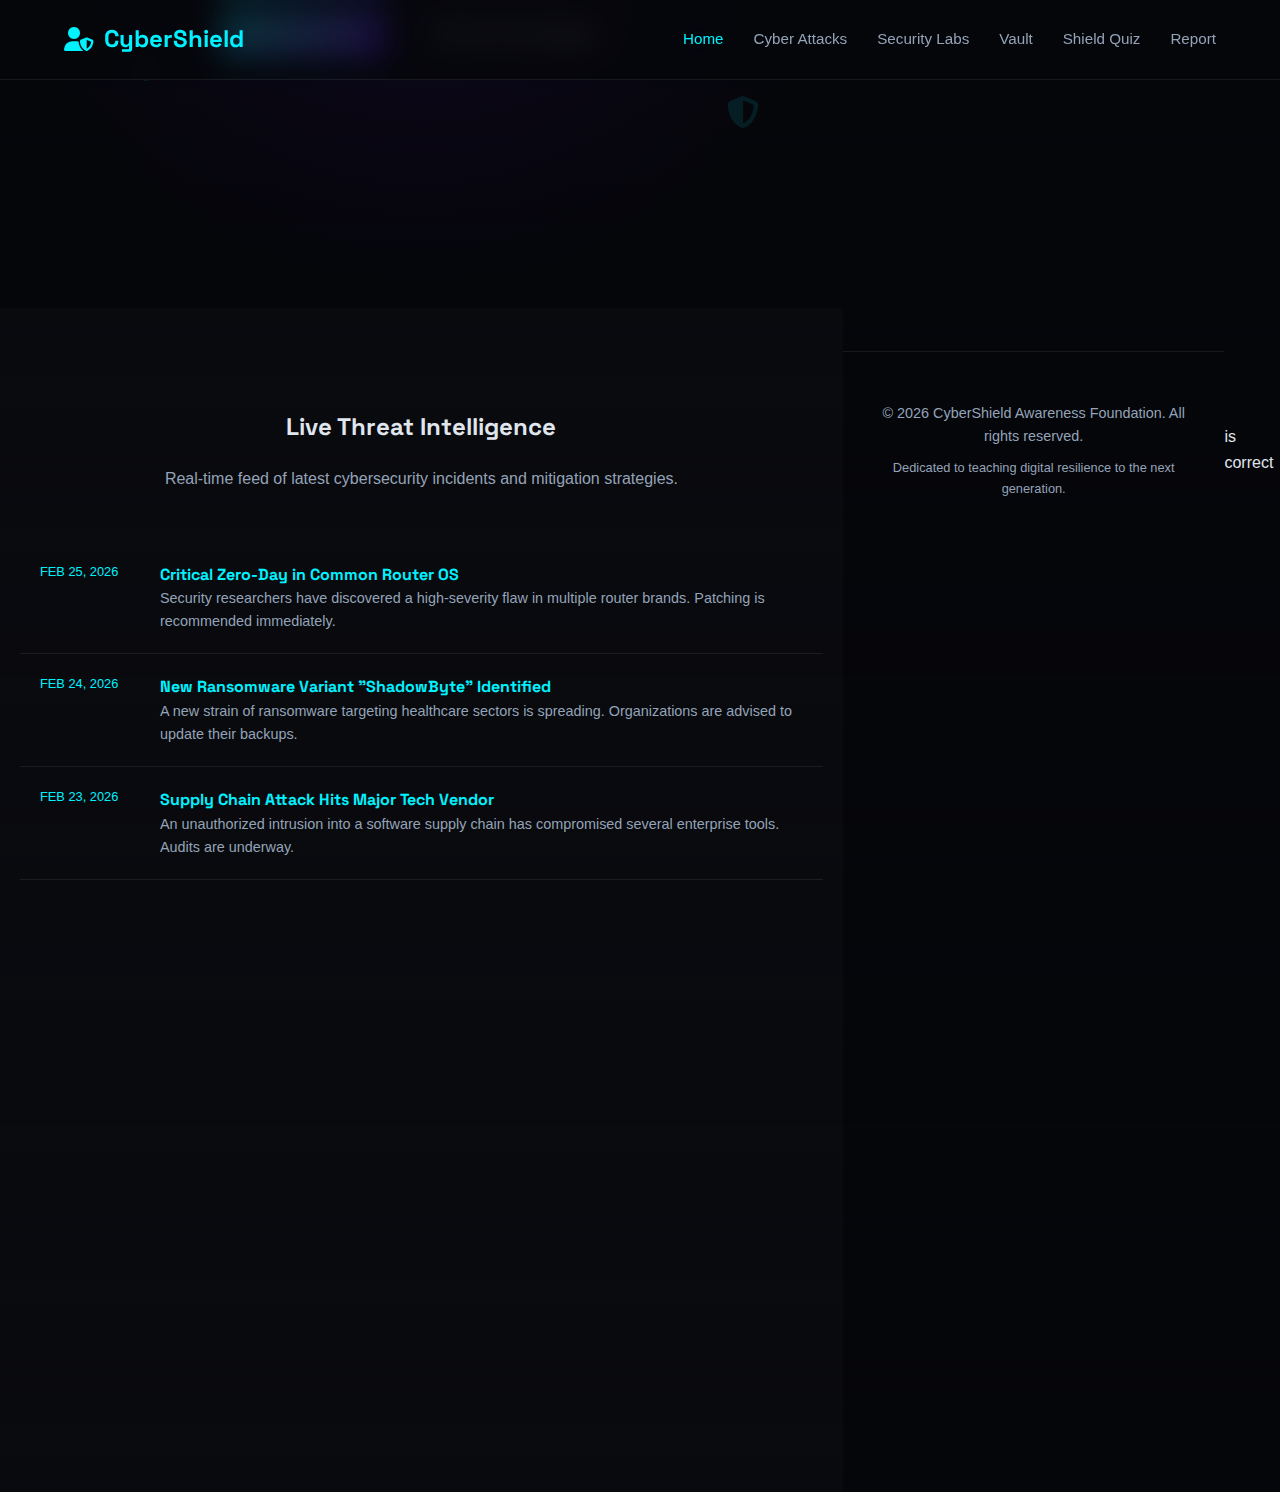
<file: index.html>
<!DOCTYPE html>
<html lang="en">

<head>
    <meta charset="UTF-8">
    <meta name="viewport" content="width=device-width, initial-scale=1.0">
    <title>CyberShield | Your Digital Fortress</title>
    <link rel="stylesheet" href="styles.css">
    <link rel="stylesheet" href="https://cdnjs.cloudflare.com/ajax/libs/font-awesome/6.4.0/css/all.min.css">
    <style>
        .hero {
            height: 100vh;
            display: flex;
            align-items: center;
            justify-content: center;
            text-align: center;
            background: radial-gradient(circle at 50% 50%, rgba(112, 0, 255, 0.1) 0%, transparent 70%);
            position: relative;
        }

        .hero h1 {
            font-size: 4.5rem;
            background: linear-gradient(135deg, #fff 0%, #00f2ff 100%);
            -webkit-background-clip: text;
            background-clip: text;
            -webkit-text-fill-color: transparent;
            margin-bottom: 20px;
            letter-spacing: -2px;
        }

        .hero p {
            font-size: 1.2rem;
            color: var(--text-dim);
            max-width: 700px;
            margin: 0 auto 40px;
        }

        .hero-graphics {
            position: absolute;
            width: 100%;
            height: 100%;
            pointer-events: none;
            z-index: -1;
        }

        .floating-icon {
            position: absolute;
            color: var(--accent-primary);
            opacity: 0.1;
            font-size: 2rem;
            animation: float 5s infinite ease-in-out;
        }

        .news-grid {
            display: grid;
            grid-template-columns: repeat(auto-fit, minmax(300px, 1fr));
            gap: 30px;
            margin-top: 50px;
        }

        .news-card {
            border-left: 4px solid var(--accent-primary);
        }

        .news-tag {
            font-size: 0.8rem;
            color: var(--accent-primary);
            text-transform: uppercase;
            font-weight: 600;
            margin-bottom: 10px;
            display: block;
        }
    </style>
</head>

<body>
    <nav>
        <a href="index.html" class="logo">
            <i class="fas fa-user-shield"></i>
            <span>CyberShield</span>
        </a>
        <div class="nav-links">
            <a href="index.html">Home</a>
            <a href="attacks.html">Cyber Attacks</a>
            <a href="labs.html">Security Labs</a>
            <a href="password.html">Vault</a>
            <a href="quiz.html">Shield Quiz</a>
            <a href="contact.html">Report</a>
        </div>
    </nav>

    <main>
        <section class="hero">
            <div class="container">
                <h1 class="reveal">Defend Your Digital World.</h1>
                <p class="reveal" style="transition-delay: 0.2s">CyberShield provides deep insights into modern cyber
                    threats, offering the tools and knowledge you need to stay safe in an increasingly connected world.
                </p>
                <div class="reveal" style="transition-delay: 0.4s">
                    <a href="attacks.html" class="btn btn-primary">Start Learning</a>
                    <a href="quiz.html" class="btn"
                        style="color: var(--text-main); border: 1px solid var(--border); margin-left: 15px;">Test Your
                        Knowledge</a>
                </div>
            </div>

            <div class="hero-graphics">
                <i class="fas fa-lock floating-icon" style="top: 20%; left: 10%; animation-delay: 0s;"></i>
                <i class="fas fa-bug floating-icon" style="top: 15%; right: 15%; animation-delay: 1s;"></i>
                <i class="fas fa-wifi floating-icon" style="bottom: 25%; left: 15%; animation-delay: 2s;"></i>
                <i class="fas fa-shield-alt floating-icon" style="bottom: 20%; right: 10%; animation-delay: 3s;"></i>
            </div>
        </section>

        <section class="section-padding" style="background: rgba(255,255,255,0.02)">
            <div class="container">
                <div class="reveal" style="text-align: center; margin-bottom: 50px;">
                    <h2>Live Threat Intelligence</h2>
                    <p style="color: var(--text-dim); max-width: 800px; margin: 20px auto;">Real-time feed of latest
                        cybersecurity incidents and mitigation strategies.</p>
                </div>

                <div class="news-feed" id="live-news">
                    <div class="news-item reveal">
                        <div class="news-date">FEB 25, 2026</div>
                        <div class="news-info">
                            <h4 style="color: var(--accent-primary)">Critical Zero-Day in Common Router OS</h4>
                            <p style="color: var(--text-dim); font-size: 0.9rem;">Security researchers have discovered a
                                high-severity flaw in multiple router brands. Patching is recommended immediately.</p>
                        </div>
                    </div>
                </div>

                <div class="news-grid" style="margin-top: 80px;">
                    <div class="glass-card news-card reveal">
                        <span class="news-tag">Threat Alert</span>
                        <h3>Phishing Evolution</h3>
                        <p style="margin-top: 15px; color: var(--text-dim);">AI-driven phishing campaigns are now
                            indistinguishable from legitimate communications. Learn how to spot them.</p>
                    </div>
                    <div class="glass-card news-card reveal" style="transition-delay: 0.1s">
                        <span class="news-tag">Data Breach</span>
                        <h3>Massive Credential Leak</h3>
                        <p style="margin-top: 15px; color: var(--text-dim);">Recent breaches have exposed millions of
                            passwords. Use our Vault tool to verify your password strength.</p>
                    </div>
                    <div class="glass-card news-card reveal" style="transition-delay: 0.2s">
                        <span class="news-tag">Secure Tips</span>
                        <h3>Zero-Trust Architecture</h3>
                        <p style="margin-top: 15px; color: var(--text-dim);">Never trust, always verify. Simple habits
                            like 2FA can stop 99% of bulk automated attacks.</p>
                    </div>
                </div>
            </div>
        </section>
    </main>

    <footer>
        <div class="container">
            <p>&copy; 2026 CyberShield Awareness Foundation. All rights reserved.</p>
            <p style="margin-top: 10px; font-size: 0.8rem;">Dedicated to teaching digital resilience to the next
                generation.</p>
        </div>
    </footer>

    <script src="script.js"></script>
</body>

</html> is correct
</file>
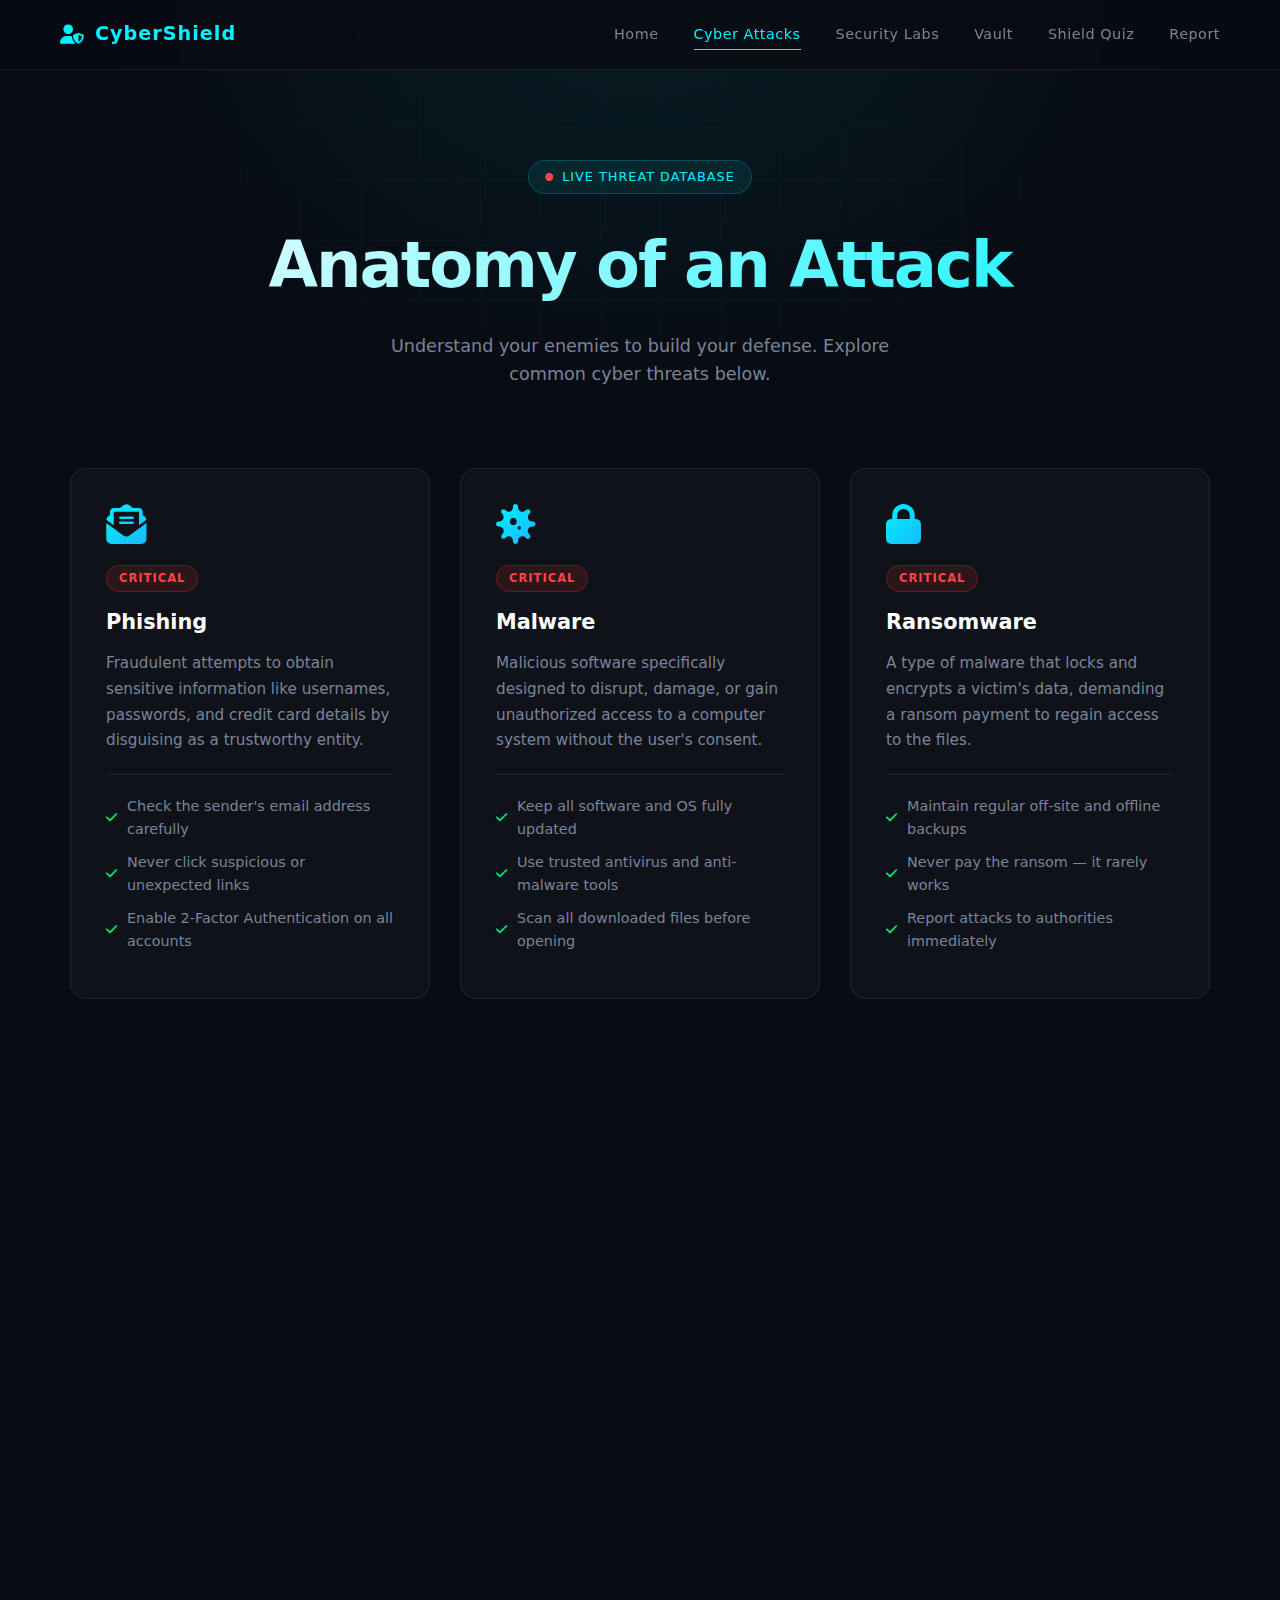
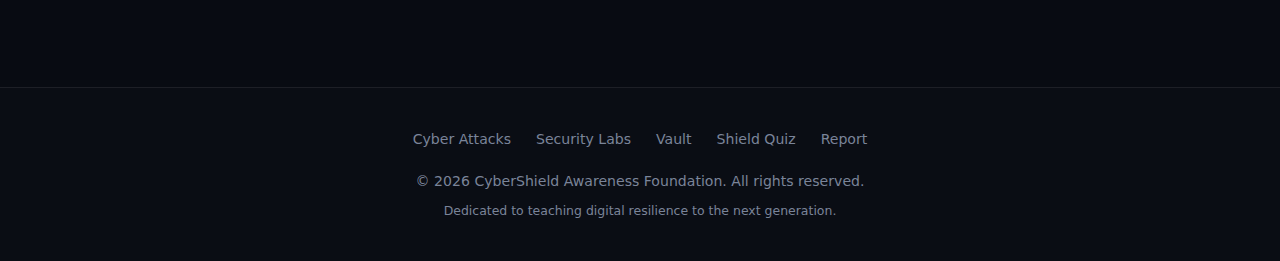
<file: attacks.html>
<!DOCTYPE html>
<html lang="en">
<head>
    <meta charset="UTF-8">
    <meta name="viewport" content="width=device-width, initial-scale=1.0">
    <title>Threat Intel | CyberShield</title>
    <link rel="stylesheet" href="https://cdnjs.cloudflare.com/ajax/libs/font-awesome/6.4.0/css/all.min.css">
    <style>
        :root {
            --accent-primary: #00f2ff;
            --accent-secondary: #7000ff;
            --bg-main: #080b12;
            --bg-card: rgba(255, 255, 255, 0.03);
            --border: rgba(255, 255, 255, 0.08);
            --text-main: #e8eaf0;
            --text-dim: #7a8499;
            --success: #00e676;
        }

        *, *::before, *::after { box-sizing: border-box; margin: 0; padding: 0; }
        html { scroll-behavior: smooth; }

        body {
            background-color: var(--bg-main);
            color: var(--text-main);
            font-family: 'Segoe UI', system-ui, sans-serif;
            line-height: 1.6;
            overflow-x: hidden;
        }

        ::-webkit-scrollbar { width: 6px; }
        ::-webkit-scrollbar-track { background: var(--bg-main); }
        ::-webkit-scrollbar-thumb { background: var(--accent-secondary); border-radius: 3px; }

        /* ── NAV ── */
        nav {
            position: fixed;
            top: 0; left: 0; right: 0;
            z-index: 100;
            display: flex;
            align-items: center;
            justify-content: space-between;
            padding: 0 60px;
            height: 70px;
            background: rgba(8, 11, 18, 0.85);
            backdrop-filter: blur(20px);
            border-bottom: 1px solid var(--border);
            transition: background 0.3s;
        }

        .logo {
            display: flex;
            align-items: center;
            gap: 10px;
            text-decoration: none;
            color: var(--accent-primary);
            font-size: 1.2rem;
            font-weight: 700;
            letter-spacing: 1px;
        }

        .nav-links { display: flex; gap: 35px; }

        .nav-links a {
            color: var(--text-dim);
            text-decoration: none;
            font-size: 0.9rem;
            letter-spacing: 0.5px;
            transition: color 0.2s;
            position: relative;
        }

        .nav-links a::after {
            content: '';
            position: absolute;
            bottom: -4px; left: 0;
            width: 0; height: 1px;
            background: var(--accent-primary);
            transition: width 0.3s;
        }

        .nav-links a:hover,
        .nav-links a.active { color: var(--accent-primary); }
        .nav-links a:hover::after,
        .nav-links a.active::after { width: 100%; }

        .hamburger {
            display: none;
            background: none;
            border: none;
            color: var(--text-main);
            font-size: 1.4rem;
            cursor: pointer;
        }

        /* ── LAYOUT ── */
        .container { max-width: 1200px; margin: 0 auto; padding: 0 30px; }

        /* ── REVEAL ── */
        .reveal {
            opacity: 0;
            transform: translateY(30px);
            transition: opacity 0.7s ease, transform 0.7s ease;
        }
        .reveal.visible { opacity: 1; transform: translateY(0); }

        /* ── PAGE HEADER ── */
        .page-header {
            padding: 160px 0 80px;
            text-align: center;
            background: radial-gradient(ellipse at 50% 0%, rgba(0,242,255,0.08) 0%, transparent 60%);
            position: relative;
            overflow: hidden;
        }

        .page-header::before {
            content: '';
            position: absolute;
            inset: 0;
            background-image:
                linear-gradient(rgba(0,242,255,0.03) 1px, transparent 1px),
                linear-gradient(90deg, rgba(0,242,255,0.03) 1px, transparent 1px);
            background-size: 60px 60px;
            mask-image: radial-gradient(ellipse at center, black 20%, transparent 75%);
            pointer-events: none;
        }

        .page-header h1 {
            font-size: clamp(2.5rem, 5vw, 4rem);
            background: linear-gradient(135deg, #fff 0%, #00f2ff 100%);
            -webkit-background-clip: text;
            background-clip: text;
            -webkit-text-fill-color: transparent;
            letter-spacing: -2px;
            margin-bottom: 15px;
        }

        .page-header p { color: var(--text-dim); font-size: 1.1rem; max-width: 550px; margin: 15px auto 0; }

        .header-badge {
            display: inline-flex;
            align-items: center;
            gap: 8px;
            background: rgba(0,242,255,0.08);
            border: 1px solid rgba(0,242,255,0.2);
            border-radius: 20px;
            padding: 6px 16px;
            font-size: 0.8rem;
            color: var(--accent-primary);
            margin-bottom: 20px;
            letter-spacing: 1px;
            text-transform: uppercase;
        }

        /* ── GLASS CARD ── */
        .glass-card {
            background: var(--bg-card);
            border: 1px solid var(--border);
            border-radius: 16px;
            padding: 35px;
        }



        /* ── THREAT GRID ── */
        .threat-grid {
            display: grid;
            grid-template-columns: repeat(auto-fit, minmax(340px, 1fr));
            gap: 30px;
            margin-bottom: 100px;
        }

        /* ── THREAT CARD ── */
        .threat-card {
            position: relative;
            overflow: hidden;
            transition: transform 0.3s ease, border-color 0.3s ease, box-shadow 0.3s ease;
        }

        .threat-card::before {
            content: '';
            position: absolute;
            top: 0; left: 0; right: 0;
            height: 2px;
            background: linear-gradient(90deg, var(--accent-primary), var(--accent-secondary));
            transform: scaleX(0);
            transform-origin: left;
            transition: transform 0.4s ease;
        }

        .threat-card:hover::before { transform: scaleX(1); }
        .threat-card:hover {
            transform: translateY(-6px);
            border-color: rgba(0,242,255,0.3);
            box-shadow: 0 12px 40px rgba(0,242,255,0.07);
        }

        .threat-icon {
            font-size: 2.5rem;
            margin-bottom: 20px;
            background: linear-gradient(135deg, var(--accent-primary), var(--accent-secondary));
            -webkit-background-clip: text;
            background-clip: text;
            -webkit-text-fill-color: transparent;
            display: block;
        }

        .severity {
            display: inline-block;
            padding: 3px 12px;
            border-radius: 20px;
            font-size: 0.72rem;
            font-weight: 700;
            text-transform: uppercase;
            letter-spacing: 1px;
            margin-bottom: 14px;
        }
        .sev-critical { background: rgba(255,50,50,0.12); color: #ff4444; border: 1px solid rgba(255,50,50,0.25); }
        .sev-high     { background: rgba(255,150,0,0.12); color: #ff9500; border: 1px solid rgba(255,150,0,0.25); }
        .sev-medium   { background: rgba(255,220,0,0.12); color: #ffdc00; border: 1px solid rgba(255,220,0,0.25); }

        .threat-card h3 { font-size: 1.3rem; margin-bottom: 12px; color: #fff; }
        .threat-card > p { color: var(--text-dim); font-size: 0.95rem; line-height: 1.7; }

        /* ── PREVENTION LIST ── */
        .prevention-list {
            list-style: none;
            margin-top: 20px;
            padding-top: 20px;
            border-top: 1px solid var(--border);
        }

        .prevention-list li {
            margin-bottom: 10px;
            font-size: 0.9rem;
            display: flex;
            align-items: center;
            gap: 10px;
            color: var(--text-dim);
            transition: color 0.2s;
        }

        .prevention-list li:hover { color: var(--text-main); }
        .prevention-list li i { color: var(--success); font-size: 0.8rem; flex-shrink: 0; }

        /* ── FOOTER ── */
        footer {
            background: rgba(255,255,255,0.01);
            border-top: 1px solid var(--border);
            padding: 40px 0;
            text-align: center;
        }

        footer p { color: var(--text-dim); font-size: 0.88rem; }

        .footer-links {
            display: flex;
            gap: 25px;
            justify-content: center;
            margin-bottom: 20px;
            flex-wrap: wrap;
        }

        .footer-links a {
            color: var(--text-dim);
            text-decoration: none;
            font-size: 0.88rem;
            transition: color 0.2s;
        }

        .footer-links a:hover { color: var(--accent-primary); }

        /* ── MOBILE ── */
        @media (max-width: 768px) {
            nav { padding: 0 20px; }
            .hamburger { display: block; }
            .nav-links {
                display: none;
                position: absolute;
                top: 70px; left: 0; right: 0;
                flex-direction: column;
                background: rgba(8,11,18,0.98);
                border-bottom: 1px solid var(--border);
                padding: 20px;
                gap: 18px;
            }
            .nav-links.open { display: flex; }
            .threat-grid { grid-template-columns: 1fr; }
        }
    </style>
</head>
<body>

    <nav id="navbar">
        <a href="index.html" class="logo">
            <i class="fas fa-user-shield"></i>
            <span>CyberShield</span>
        </a>
        <div class="nav-links" id="navLinks">
            <a href="index.html">Home</a>
            <a href="attacks.html" class="active">Cyber Attacks</a>
            <a href="labs.html">Security Labs</a>
            <a href="password.html">Vault</a>
            <a href="quiz.html">Shield Quiz</a>
            <a href="contact.html">Report</a>
        </div>
        <button class="hamburger" id="hamburger" aria-label="Toggle menu">
            <i class="fas fa-bars"></i>
        </button>
    </nav>

    <header class="page-header">
        <div class="container reveal">
            <div class="header-badge">
                <i class="fas fa-circle" style="color:#ff4444; font-size:0.5rem;"></i> Live Threat Database
            </div>
            <h1>Anatomy of an Attack</h1>
            <p>Understand your enemies to build your defense. Explore common cyber threats below.</p>
        </div>
    </header>

    <main class="container">



        <div class="threat-grid">

            <div class="glass-card threat-card reveal">
                <i class="fas fa-envelope-open-text threat-icon"></i>
                <span class="severity sev-critical">Critical</span>
                <h3>Phishing</h3>
                <p>Fraudulent attempts to obtain sensitive information like usernames, passwords, and credit card details by disguising as a trustworthy entity.</p>
                <ul class="prevention-list">
                    <li><i class="fas fa-check"></i> Check the sender's email address carefully</li>
                    <li><i class="fas fa-check"></i> Never click suspicious or unexpected links</li>
                    <li><i class="fas fa-check"></i> Enable 2-Factor Authentication on all accounts</li>
                </ul>
            </div>

            <div class="glass-card threat-card reveal" style="transition-delay:0.1s">
                <i class="fas fa-virus threat-icon"></i>
                <span class="severity sev-critical">Critical</span>
                <h3>Malware</h3>
                <p>Malicious software specifically designed to disrupt, damage, or gain unauthorized access to a computer system without the user's consent.</p>
                <ul class="prevention-list">
                    <li><i class="fas fa-check"></i> Keep all software and OS fully updated</li>
                    <li><i class="fas fa-check"></i> Use trusted antivirus and anti-malware tools</li>
                    <li><i class="fas fa-check"></i> Scan all downloaded files before opening</li>
                </ul>
            </div>

            <div class="glass-card threat-card reveal" style="transition-delay:0.2s">
                <i class="fas fa-lock threat-icon"></i>
                <span class="severity sev-critical">Critical</span>
                <h3>Ransomware</h3>
                <p>A type of malware that locks and encrypts a victim's data, demanding a ransom payment to regain access to the files.</p>
                <ul class="prevention-list">
                    <li><i class="fas fa-check"></i> Maintain regular off-site and offline backups</li>
                    <li><i class="fas fa-check"></i> Never pay the ransom — it rarely works</li>
                    <li><i class="fas fa-check"></i> Report attacks to authorities immediately</li>
                </ul>
            </div>

            <div class="glass-card threat-card reveal">
                <i class="fas fa-database threat-icon"></i>
                <span class="severity sev-high">High</span>
                <h3>SQL Injection</h3>
                <p>A code injection technique where malicious SQL statements are inserted into entry fields for execution to manipulate back-end databases.</p>
                <ul class="prevention-list">
                    <li><i class="fas fa-check"></i> Use prepared statements and parameterized queries</li>
                    <li><i class="fas fa-check"></i> Validate and sanitize all user inputs</li>
                    <li><i class="fas fa-check"></i> Apply the principle of least privilege to DBs</li>
                </ul>
            </div>

            <div class="glass-card threat-card reveal" style="transition-delay:0.1s">
                <i class="fas fa-network-wired threat-icon"></i>
                <span class="severity sev-high">High</span>
                <h3>Man-in-the-Middle</h3>
                <p>An attacker secretly relays and possibly alters the communication between two parties who believe they are directly communicating with each other.</p>
                <ul class="prevention-list">
                    <li><i class="fas fa-check"></i> Only use encrypted HTTPS connections</li>
                    <li><i class="fas fa-check"></i> Avoid public or unsecured Wi-Fi networks</li>
                    <li><i class="fas fa-check"></i> Use a reputable VPN when on public networks</li>
                </ul>
            </div>

            <div class="glass-card threat-card reveal" style="transition-delay:0.2s">
                <i class="fas fa-server threat-icon"></i>
                <span class="severity sev-medium">Medium</span>
                <h3>DDoS Attack</h3>
                <p>Distributed Denial of Service attacks flood a target server with massive traffic from thousands of compromised devices, making it unavailable to real users.</p>
                <ul class="prevention-list">
                    <li><i class="fas fa-check"></i> Use a CDN or DDoS mitigation service</li>
                    <li><i class="fas fa-check"></i> Implement rate limiting on your servers</li>
                    <li><i class="fas fa-check"></i> Monitor traffic patterns for anomalies</li>
                </ul>
            </div>

        </div>
    </main>

    <footer>
        <div class="container">
            <div class="footer-links">
                <a href="attacks.html">Cyber Attacks</a>
                <a href="labs.html">Security Labs</a>
                <a href="password.html">Vault</a>
                <a href="quiz.html">Shield Quiz</a>
                <a href="contact.html">Report</a>
            </div>
            <p>&copy; 2026 CyberShield Awareness Foundation. All rights reserved.</p>
            <p style="margin-top:8px; font-size:0.78rem;">Dedicated to teaching digital resilience to the next generation.</p>
        </div>
    </footer>

    <script>
        // ── HAMBURGER ──
        const hamburger = document.getElementById('hamburger');
        const navLinks = document.getElementById('navLinks');
        hamburger.addEventListener('click', () => {
            navLinks.classList.toggle('open');
            hamburger.querySelector('i').classList.toggle('fa-bars');
            hamburger.querySelector('i').classList.toggle('fa-times');
        });

        // ── NAV SCROLL ──
        window.addEventListener('scroll', () => {
            document.getElementById('navbar').style.background = window.scrollY > 50
                ? 'rgba(8,11,18,0.98)'
                : 'rgba(8,11,18,0.85)';
        });

        // ── REVEAL ON SCROLL ──
        const revealElements = document.querySelectorAll('.reveal');
        const observer = new IntersectionObserver((entries) => {
            entries.forEach(entry => {
                if (entry.isIntersecting) entry.target.classList.add('visible');
            });
        }, { threshold: 0.05, rootMargin: '0px 0px -20px 0px' });

        revealElements.forEach(el => {
            const rect = el.getBoundingClientRect();
            if (rect.top < window.innerHeight && rect.bottom >= 0) {
                el.classList.add('visible');
            } else {
                observer.observe(el);
            }
        });


    </script>
</body>
</html>
</file>
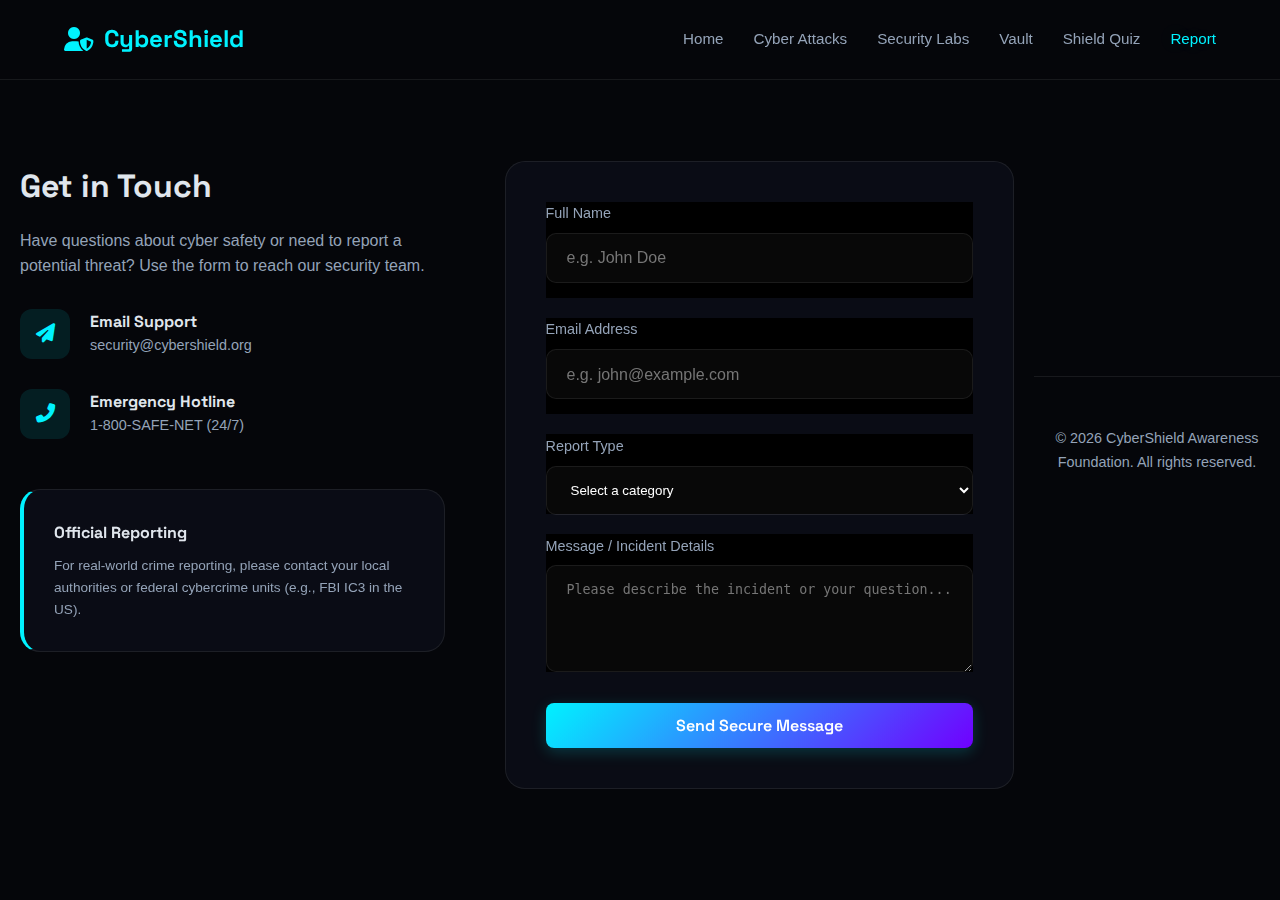
<file: contact.html>
<!DOCTYPE html>
<html lang="en">

<head>
    <meta charset="UTF-8">
    <meta name="viewport" content="width=device-width, initial-scale=1.0">
    <title>Report & Contact | CyberShield</title>
    <link rel="stylesheet" href="styles.css">
    <link rel="stylesheet" href="https://cdnjs.cloudflare.com/ajax/libs/font-awesome/6.4.0/css/all.min.css">
    <style>
        .contact-grid {
            display: grid;
            grid-template-columns: 1fr 1.2fr;
            gap: 60px;
            margin: 150px auto 100px;
        }

        .info-card {
            padding: 40px;
            height: fit-content;
        }

        .contact-form {
            display: grid;
            gap: 20px;
        }

        .form-group {
            display: grid;
            background-color: black;
            color: white;
            gap: 8px;
        }

        label {
            font-size: 0.9rem;
            color: var(--text-dim);
            font-weight: 500;
        }

        input,
        textarea,
        select {
            width: 100%;
            padding: 15px 20px;
            background: rgba(255, 255, 255, 0.03);
            border: 1px solid var(--border);
            border-radius: 10px;
            color: #fff;
            outline: none;
            transition: all 0.3s;
        }

        input:focus,
        textarea:focus,
        select:focus {
            border-color: var(--accent-primary);
            background: rgba(255, 255, 255, 0.05);
        }

        .contact-item {
            display: flex;
            gap: 20px;
            margin-top: 30px;
        }

        .item-icon {
            width: 50px;
            height: 50px;
            background: rgba(0, 242, 255, 0.1);
            border-radius: 12px;
            display: flex;
            align-items: center;
            justify-content: center;
            color: var(--accent-primary);
            font-size: 1.2rem;
            flex-shrink: 0;
        }

        @media (max-width: 900px) {
            .contact-grid {
                grid-template-columns: 1fr;
            }
        }
    </style>
</head>

<body>
    <nav>
        <a href="index.html" class="logo">
            <i class="fas fa-user-shield"></i>
            <span>CyberShield</span>
        </a>
        <div class="nav-links">
            <a href="index.html">Home</a>
            <a href="attacks.html">Cyber Attacks</a>
            <a href="labs.html">Security Labs</a>
            <a href="password.html">Vault</a>
            <a href="quiz.html">Shield Quiz</a>
            <a href="contact.html">Report</a>
        </div>
    </nav>

    <main class="container">
        <div class="contact-grid">
            <!-- Sidebar Info -->
            <div class="reveal">
                <h1>Get in Touch</h1>
                <p style="color: var(--text-dim); margin-top: 15px;">Have questions about cyber safety or need to report
                    a potential threat? Use the form to reach our security team.</p>

                <div class="contact-item">
                    <div class="item-icon"><i class="fas fa-paper-plane"></i></div>
                    <div>
                        <h4 style="color: var(--text-main)">Email Support</h4>
                        <p style="color: var(--text-dim); font-size: 0.9rem;">security@cybershield.org</p>
                    </div>
                </div>

                <div class="contact-item">
                    <div class="item-icon"><i class="fas fa-phone-alt"></i></div>
                    <div>
                        <h4 style="color: var(--text-main)">Emergency Hotline</h4>
                        <p style="color: var(--text-dim); font-size: 0.9rem;">1-800-SAFE-NET (24/7)</p>
                    </div>
                </div>

                <div class="glass-card" style="margin-top: 50px; border-left: 4px solid var(--accent-primary)">
                    <h4 style="margin-bottom: 10px;">Official Reporting</h4>
                    <p style="color: var(--text-dim); font-size: 0.85rem;">For real-world crime reporting, please
                        contact your local authorities or federal cybercrime units (e.g., FBI IC3 in the US).</p>
                </div>
            </div>

            <!-- Contact Form -->
            <div class="glass-card info-card reveal" style="transition-delay: 0.1s">
                <form class="contact-form"
                    onsubmit="event.preventDefault(); alert('Message sent successfully! Our team will contact you soon.'); this.reset();">
                    <div class="form-group">
                        <label>Full Name</label>
                        <input type="text" placeholder="e.g. John Doe" required>
                    </div>
                    <div class="form-group">
                        <label>Email Address</label>
                        <input type="email" placeholder="e.g. john@example.com" required>
                    </div>
                    <div class="form-group">
                        <label>Report Type</label>
                        <select required>
                            <option value="" disabled selected>Select a category</option>
                            <option value="phishing">Report Phishing</option>
                            <option value="scam">Reporting a Scam</option>
                            <option value="malware">Malware Infection</option>
                            <option value="question">General Question</option>
                        </select>
                    </div>
                    <div class="form-group">
                        <label>Message / Incident Details</label>
                        <textarea rows="5" placeholder="Please describe the incident or your question..."
                            required></textarea>
                    </div>
                    <button type="submit" class="btn btn-primary" style="margin-top: 10px;">Send Secure Message</button>
                </form>
            </div>
        </div>
    </main>

    <footer>
        <div class="container">
            <p>&copy; 2026 CyberShield Awareness Foundation. All rights reserved.</p>
        </div>
    </footer>

    <script src="script.js"></script>
</body>


</html>
</file>
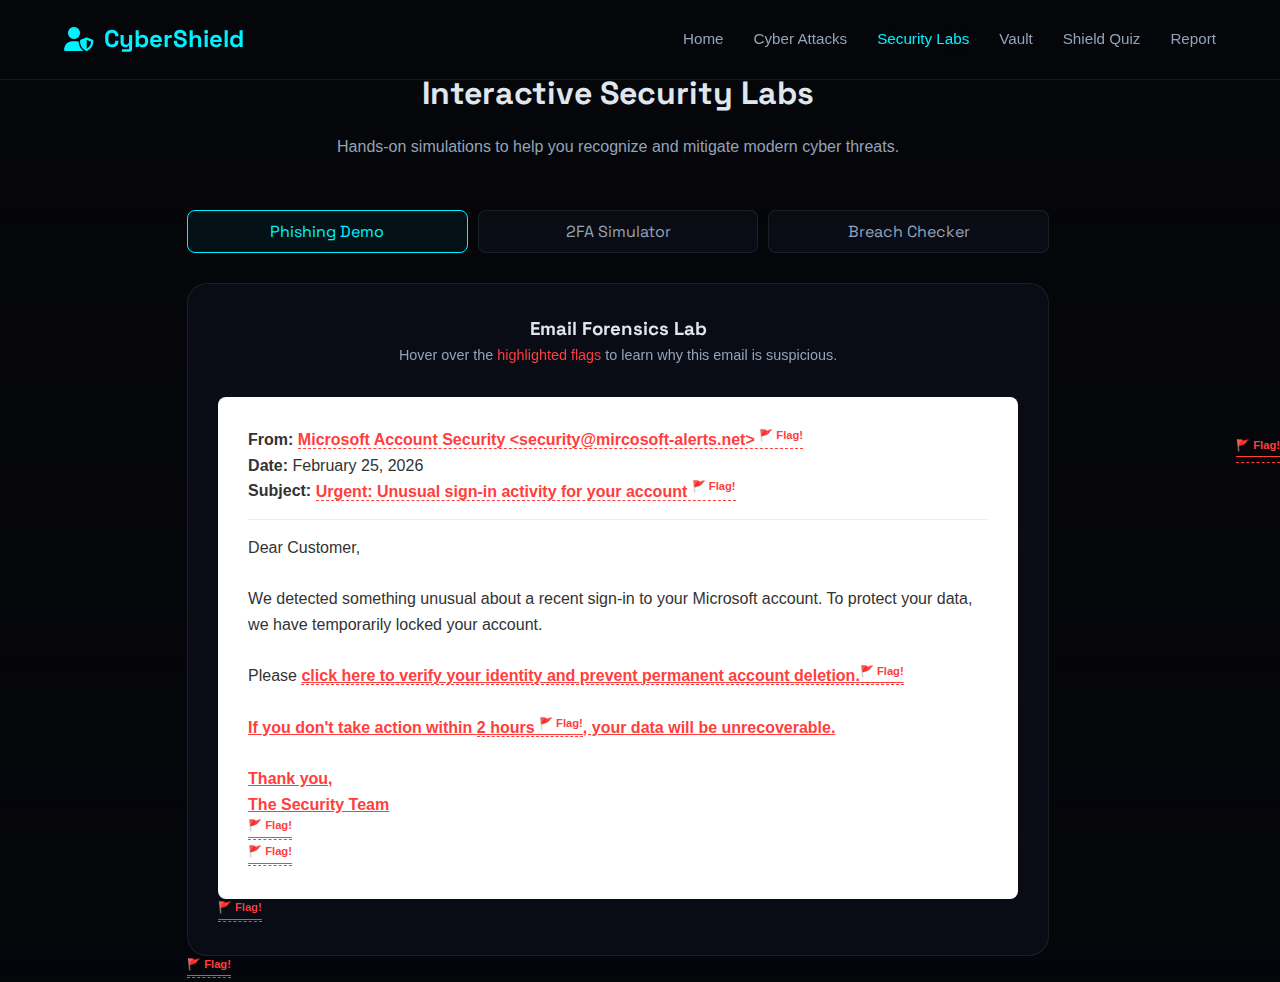
<file: labs.html>
<!DOCTYPE html>
<html lang="en">

<head>
    <meta charset="UTF-8">
    <meta name="viewport" content="width=device-width, initial-scale=1.0">
    <title>Security Labs | CyberShield</title>
    <link rel="stylesheet" href="styles.css">
    <link rel="stylesheet" href="https://cdnjs.cloudflare.com/ajax/libs/font-awesome/6.4.0/css/all.min.css">
</head>

<body>
    <nav>
        <a href="index.html" class="logo">
            <i class="fas fa-user-shield"></i>
            <span>CyberShield</span>
        </a>
        <div class="nav-links">
            <a href="index.html">Home</a>
            <a href="attacks.html">Cyber Attacks</a>
            <a href="labs.html">Security Labs</a>
            <a href="password.html">Vault</a>
            <a href="quiz.html">Shield Quiz</a>
            <a href="contact.html">Report</a>
        </div>
    </nav>

    <main class="container reveal" style="margin-top: 150px;">
        <div style="text-align: center; margin-bottom: 50px;">
            <h1>Interactive Security Labs</h1>
            <p style="color: var(--text-dim); margin-top: 15px;">Hands-on simulations to help you recognize and mitigate
                modern cyber threats.</p>
        </div>

        <div class="tabs">
            <button class="tab-btn active" onclick="showLab('phishing')">Phishing Demo</button>
            <button class="tab-btn" onclick="showLab('2fa')">2FA Simulator</button>
            <button class="tab-btn" onclick="showLab('breach')">Breach Checker</button>
        </div>

        <!-- Phishing Lab -->
        <div id="phishing" class="lab-content active glass-card">
            <div style="margin-bottom: 30px; text-align: center;">
                <h3>Email Forensics Lab</h3>
                <p style="color: var(--text-dim); font-size: 0.9rem;">Hover over the <span
                        style="color: var(--danger)">highlighted flags</span> to learn why this email is suspicious.</p>
            </div>

            <div class="phishing-email">
                <div style="border-bottom: 1px solid #eee; padding-bottom: 15px; margin-bottom: 15px;">
                    <strong>From:</strong> <span class="red-flag">Microsoft Account Security
                        &lt;security@mircosoft-alerts.net&gt;
                        <span class="flag-tooltip">Notice the spelling: 'mircosoft' instead of 'microsoft'. Legitimate
                            companies use their verified domains.</span>
                    </span><br>
                    <strong>Date:</strong> February 25, 2026<br>
                    <strong>Subject:</strong> <span class="red-flag">Urgent: Unusual sign-in activity for your account
                        <span class="flag-tooltip">Fear and urgency are classic phishing tactics to make you act without
                            thinking.</span>
                    </span>
                </div>
                <div>
                    <p>Dear Customer,</p><br>
                    <p>We detected something unusual about a recent sign-in to your Microsoft account. To protect your
                        data, we have temporarily locked your account.</p><br>


                    <p>Please <a href="test.html" class="red-flag">click here to
                            verify your identity
                            <span class="flag-tooltip">Suspicious link! Hovering reveals it points to an unknown IP or
                                third-party site, not Microsoft.com.</span>
                            </span> and prevent permanent account deletion.</p><br>
                    <p>If you don't take action within <span class="red-flag">2 hours
                            <span class="flag-tooltip">Short deadlines create panic. Real security alerts usually don't
                                threaten deletion so quickly.</span>
                        </span>, your data will be unrecoverable.</p><br>
                    <p>Thank you,<br>The Security Team</p>
                </div>
            </div>
        </div>

        <!-- 2FA Lab -->
        <div id="2fa" class="lab-content glass-card">
            <div style="text-align: center; margin-bottom: 30px;">
                <h3>Two-Factor Authentication Simulator</h3>
                <p style="color: var(--text-dim);">See why 2FA is the most effective way to stop unauthorized access.
                </p>
            </div>

            <div id="login-step" class="auth-box">
                <div style="margin-bottom: 20px;">
                    <label style="display: block; margin-bottom: 8px; font-size: 0.9rem;">Username</label>
                    <input type="text" value="john_doe_99" readonly style="background: rgba(255,255,255,0.05)">
                </div>
                <div style="margin-bottom: 30px;">
                    <label style="display: block; margin-bottom: 8px; font-size: 0.9rem;">Password</label>
                    <input type="password" value="********" readonly style="background: rgba(255,255,255,0.05)">
                </div>
                <button class="btn btn-primary" style="width: 100%" onclick="next2FAStep()">Sign In</button>
            </div>

            <div id="otp-step" class="auth-box" style="display: none;">
                <p style="text-align: center; margin-bottom: 20px;">A verification code has been sent to your registered
                    device. Enter it below:</p>
                <div class="otp-box" id="otp-inputs">
                    <input type="text" maxlength="1" class="otp-digit" oninput="focusNext(this)">
                    <input type="text" maxlength="1" class="otp-digit" oninput="focusNext(this)">
                    <input type="text" maxlength="1" class="otp-digit" oninput="focusNext(this)">
                    <input type="text" maxlength="1" class="otp-digit" oninput="focusNext(this)">
                </div>
                <p style="font-size: 0.8rem; color: var(--accent-primary); text-align: center; margin-bottom: 20px;">
                    Hint: The code is 1234 (Demo Mode)</p>
                <button class="btn btn-primary" style="width: 100%" onclick="verifyOTP()">Verify Identity</button>
            </div>

            <div id="success-step" class="auth-box" style="display: none; text-align: center;">
                <i class="fas fa-check-circle" style="font-size: 4rem; color: var(--success); margin-bottom: 20px;"></i>
                <h3>Identity Verified</h3>
                <p style="color: var(--text-dim); margin-top: 10px;">Even if a hacker knows your password, they can't
                    get in without this second step.</p>
                <button class="btn" style="margin-top: 30px; border: 1px solid var(--border); color: #fff"
                    onclick="reset2FA()">Reset Simulation</button>
            </div>
        </div>

        <!-- Breach Lab -->
        <div id="breach" class="lab-content glass-card">
            <div style="text-align: center; margin-bottom: 40px;">
                <h3>Data Breach Checker</h3>
                <p style="color: var(--text-dim);">Verify if your credentials have been leaked in known historical
                    security breaches.</p>
            </div>

            <div style="max-width: 500px; margin: 0 auto;">
                <div style="position: relative; margin-bottom: 30px;">
                    <input type="email" id="breach-email" placeholder="Enter email to check..."
                        style="width: 100%; padding: 20px;">
                    <button class="btn btn-primary"
                        style="position: absolute; right: 5px; top: 5px; padding: 10px 20px;"
                        onclick="checkBreach()">Check</button>
                </div>

                <div id="breach-result" style="display: none; padding: 30px; border-radius: 12px; text-align: center;">
                    <!-- Results injected here -->
                </div>
            </div>
        </div>
    </main>

    <script>
        function showLab(labId) {
            document.querySelectorAll('.lab-content').forEach(el => el.classList.remove('active'));
            document.querySelectorAll('.tab-btn').forEach(el => el.classList.remove('active'));

            document.getElementById(labId).classList.add('active');
            event.target.classList.add('active');
        }

        // 2FA Simulator Logic
        function next2FAStep() {
            document.getElementById('login-step').style.display = 'none';
            document.getElementById('otp-step').style.display = 'block';
        }

        function focusNext(el) {
            if (el.value.length === 1 && el.nextElementSibling) {
                el.nextElementSibling.focus();
            }
        }

        function verifyOTP() {
            const inputs = document.querySelectorAll('.otp-digit');
            let code = "";
            inputs.forEach(input => code += input.value);

            if (code === "1234") {
                document.getElementById('otp-step').style.display = 'none';
                document.getElementById('success-step').style.display = 'block';
            } else {
                alert("Invalid code. Try 1234 for the demo!");
                inputs.forEach(input => input.value = "");
                inputs[0].focus();
            }
        }

        function reset2FA() {
            document.getElementById('success-step').style.display = 'none';
            document.getElementById('login-step').style.display = 'block';
            document.querySelectorAll('.otp-digit').forEach(input => input.value = "");
        }

        // Breach Checker logic
        function checkBreach() {
            const email = document.getElementById('breach-email').value;
            const res = document.getElementById('breach-result');

            if (!email) return;

            res.style.display = 'block';
            res.innerHTML = '<i class="fas fa-spinner fa-spin"></i> Checking global breach databases...';
            res.style.background = 'rgba(255,255,255,0.03)';

            setTimeout(() => {
                const found = Math.random() > 0.5;
                if (found) {
                    res.style.background = 'rgba(255, 62, 62, 0.1)';
                    res.innerHTML = `
                        <i class="fas fa-exclamation-triangle" style="color: var(--danger); font-size: 2rem; margin-bottom: 15px;"></i>
                        <h4 style="color: var(--danger)">Email Found in 3 Breaches</h4>
                        <p style="color: var(--text-dim); margin-top: 5px;">Your data was likely leaked in: Adobe (2013), LinkedIn (2016), and a recent marketing leak. Change your passwords immediately!</p>
                    `;
                } else {
                    res.style.background = 'rgba(0, 255, 133, 0.1)';
                    res.innerHTML = `
                        <i class="fas fa-check-shield" style="color: var(--success); font-size: 2rem; margin-bottom: 15px;"></i>
                        <h4 style="color: var(--success)">No Known Breaches Found</h4>
                        <p style="color: var(--text-dim); margin-top: 5px;">We didn't find your email in any major leaked databases. Continue following good security practices!</p>
                    `;
                }
            }, 1500);
        }
    </script>
    <script src="script.js"></script>
</body>


</html>
</file>
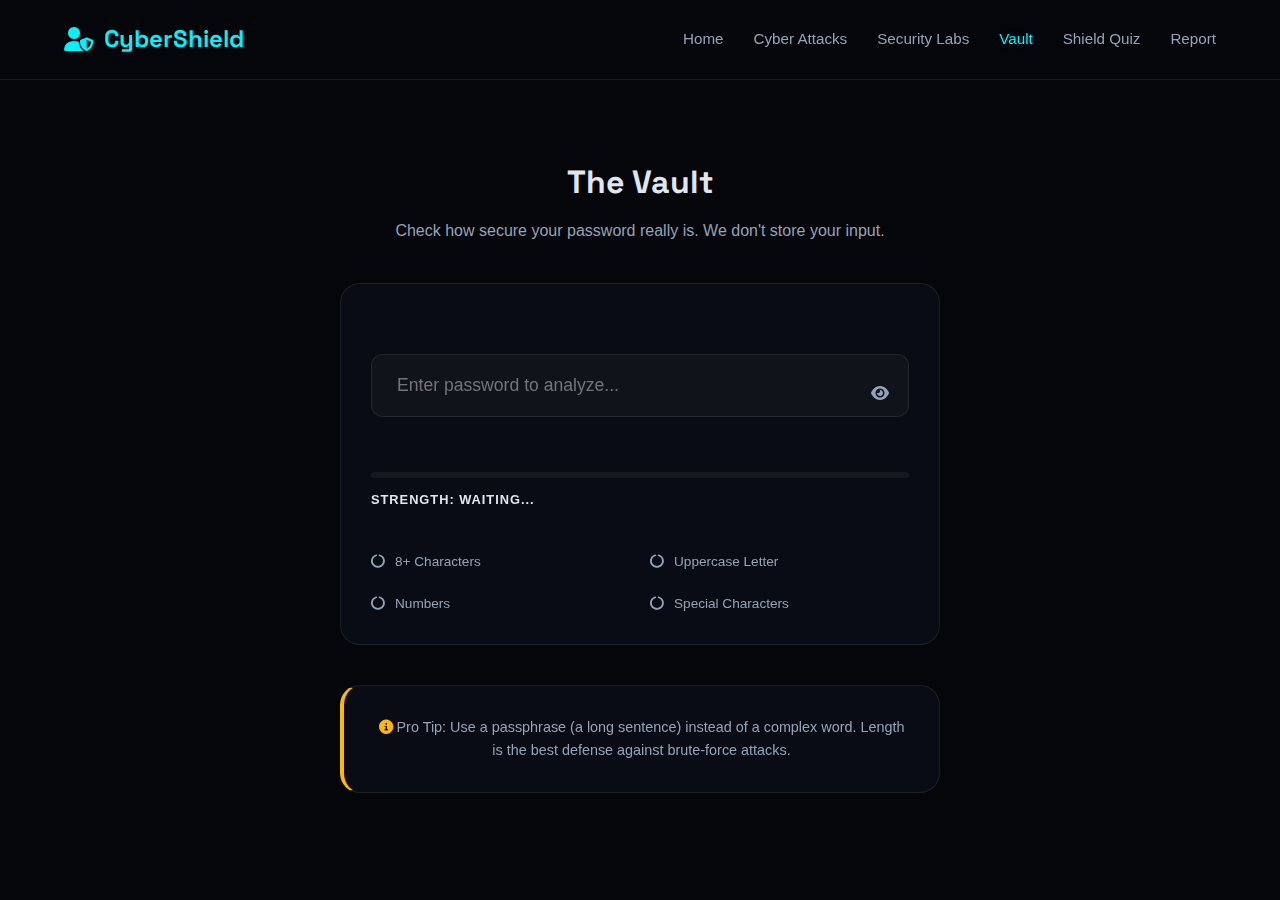
<file: password.html>
<!DOCTYPE html>
<html lang="en">

<head>
    <meta charset="UTF-8">
    <meta name="viewport" content="width=device-width, initial-scale=1.0">
    <title>Vault | CyberShield Password Checker</title>
    <link rel="stylesheet" href="styles.css">
    <link rel="stylesheet" href="https://cdnjs.cloudflare.com/ajax/libs/font-awesome/6.4.0/css/all.min.css">
    <style>
        .checker-container {
            max-width: 600px;
            margin: 150px auto 100px;
            text-align: center;
        }

        .input-group {
            position: relative;
            margin: 40px 0;
        }

        input {
            width: 100%;
            padding: 20px 25px;
            background: rgba(255, 255, 255, 0.03);
            border: 1px solid var(--border);
            border-radius: 12px;
            color: #fff;
            font-size: 1.1rem;
            outline: none;
            transition: border-color 0.3s;
        }

        input:focus {
            border-color: var(--accent-primary);
        }

        .toggle-pass {
            position: absolute;
            right: 20px;
            top: 50%;
            transform: translateY(-50%);
            cursor: pointer;
            color: var(--text-dim);
        }

        .strength-meter {
            height: 6px;
            background: rgba(255, 255, 255, 0.05);
            border-radius: 3px;
            margin-top: 15px;
            overflow: hidden;
            display: flex;
        }

        .meter-fill {
            height: 100%;
            width: 0;
            transition: all 0.4s ease;
        }

        .strength-text {
            text-align: left;
            margin-top: 12px;
            font-weight: 600;
            text-transform: uppercase;
            font-size: 0.8rem;
            letter-spacing: 1px;
        }

        .tips-grid {
            text-align: left;
            margin-top: 40px;
            display: grid;
            grid-template-columns: 1fr 1fr;
            gap: 20px;
        }

        .tip-item {
            font-size: 0.85rem;
            color: var(--text-dim);
            display: flex;
            align-items: center;
            gap: 10px;
        }

        .tip-item.active {
            color: var(--success);
        }
    </style>
</head>

<body>
    <nav>
        <a href="index.html" class="logo">
            <i class="fas fa-user-shield"></i>
            <span>CyberShield</span>
        </a>
        <div class="nav-links">
            <a href="index.html">Home</a>
            <a href="attacks.html">Cyber Attacks</a>
            <a href="labs.html">Security Labs</a>
            <a href="password.html">Vault</a>
            <a href="quiz.html">Shield Quiz</a>
            <a href="contact.html">Report</a>
        </div>
    </nav>

    <main class="container">
        <div class="checker-container reveal">
            <h1>The Vault</h1>
            <p style="color: var(--text-dim); margin-top: 10px;">Check how secure your password really is. We don't
                store your input.</p>

            <div class="glass-card" style="margin-top: 40px;">
                <div class="input-group">
                    <input type="password" id="pass-input" placeholder="Enter password to analyze...">
                    <i class="fas fa-eye toggle-pass" id="eye-icon"></i>
                </div>

                <div class="strength-meter">
                    <div class="meter-fill" id="meter"></div>
                </div>
                <div class="strength-text" id="strength-label">Strength: Waiting...</div>

                <div class="tips-grid">
                    <div class="tip-item" id="tip-length"><i class="fas fa-circle-notch"></i> 8+ Characters</div>
                    <div class="tip-item" id="tip-caps"><i class="fas fa-circle-notch"></i> Uppercase Letter</div>
                    <div class="tip-item" id="tip-numbers"><i class="fas fa-circle-notch"></i> Numbers</div>
                    <div class="tip-item" id="tip-special"><i class="fas fa-circle-notch"></i> Special Characters</div>
                </div>
            </div>

            <div class="glass-card reveal" style="margin-top: 40px; border-left: 4px solid var(--warning);">
                <p style="font-size: 0.9rem; color: var(--text-dim);"><i class="fas fa-info-circle"
                        style="color: var(--warning)"></i> Pro Tip: Use a passphrase (a long sentence) instead of a
                    complex word. Length is the best defense against brute-force attacks.</p>
            </div>
        </div>
    </main>

    <script>
        const passInput = document.getElementById('pass-input');
        const eyeIcon = document.getElementById('eye-icon');
        const meter = document.getElementById('meter');
        const label = document.getElementById('strength-label');

        const tips = {
            length: document.getElementById('tip-length'),
            caps: document.getElementById('tip-caps'),
            nums: document.getElementById('tip-numbers'),
            spec: document.getElementById('tip-special')
        };

        eyeIcon.addEventListener('click', () => {
            const type = passInput.getAttribute('type') === 'password' ? 'text' : 'password';
            passInput.setAttribute('type', type);
            eyeIcon.classList.toggle('fa-eye');
            eyeIcon.classList.toggle('fa-eye-slash');
        });

        passInput.addEventListener('input', () => {
            const val = passInput.value;
            let score = 0;

            if (val.length >= 8) { score++; tips.length.classList.add('active'); tips.length.querySelector('i').className = 'fas fa-check-circle'; }
            else { tips.length.classList.remove('active'); tips.length.querySelector('i').className = 'fas fa-circle-notch'; }

            if (/[A-Z]/.test(val)) { score++; tips.caps.classList.add('active'); tips.caps.querySelector('i').className = 'fas fa-check-circle'; }
            else { tips.caps.classList.remove('active'); tips.caps.querySelector('i').className = 'fas fa-circle-notch'; }

            if (/[0-9]/.test(val)) { score++; tips.nums.classList.add('active'); tips.nums.querySelector('i').className = 'fas fa-check-circle'; }
            else { tips.nums.classList.remove('active'); tips.nums.querySelector('i').className = 'fas fa-circle-notch'; }

            if (/[^A-Za-z0-9]/.test(val)) { score++; tips.spec.classList.add('active'); tips.spec.querySelector('i').className = 'fas fa-check-circle'; }
            else { tips.spec.classList.remove('active'); tips.spec.querySelector('i').className = 'fas fa-circle-notch'; }

            updateUI(score, val.length);
        });

        function updateUI(score, length) {
            if (length === 0) {
                meter.style.width = '0';
                label.textContent = 'Strength: Waiting...';
                label.style.color = 'inherit';
                return;
            }

            const colors = ['#ff3e3e', '#ff8e3e', '#ffb800', '#00ff85'];
            const labels = ['Weak', 'Medium', 'Good', 'Bulletproof!'];

            let finalScore = score;
            if (length < 6) finalScore = 0;
            else if (length > 12 && score >= 3) finalScore = 3;

            const index = Math.min(finalScore, 3);
            meter.style.width = (index + 1) * 25 + '%';
            meter.style.background = colors[index];
            label.textContent = `Strength: ${labels[index]}`;
            label.style.color = colors[index];
        }
    </script>
    <script src="script.js"></script>
</body>

</html>
</file>
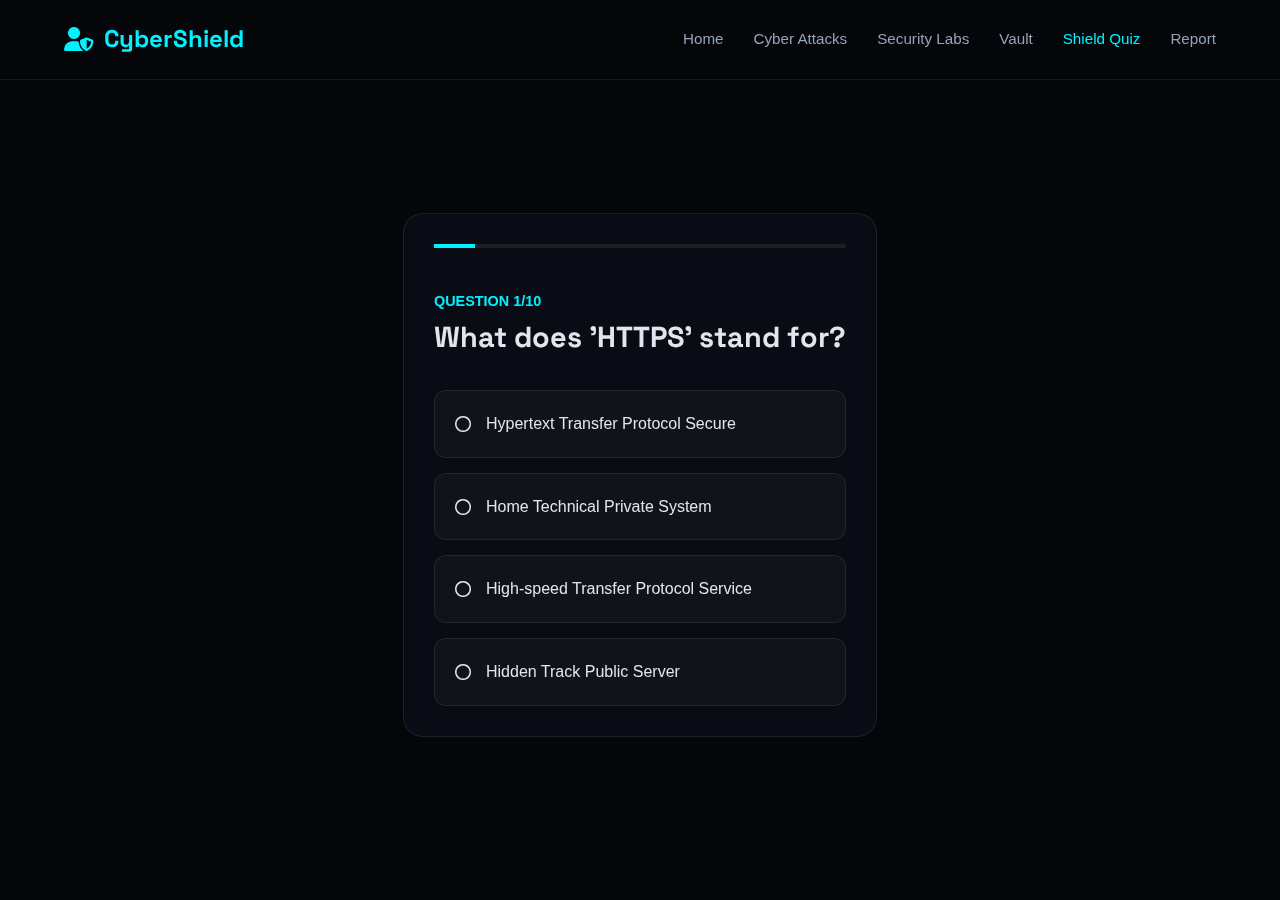
<file: quiz.html>
<!DOCTYPE html>
<html lang="en">

<head>
    <meta charset="UTF-8">
    <meta name="viewport" content="width=device-width, initial-scale=1.0">
    <title>Shield Quiz | Test Your Security Knowledge</title>
    <link rel="stylesheet" href="styles.css">
    <link rel="stylesheet" href="https://cdnjs.cloudflare.com/ajax/libs/font-awesome/6.4.0/css/all.min.css">
    <style>
        .quiz-container {
            max-width: 800px;
            margin: 150px auto 100px;
        }

        .q-progress {
            height: 4px;
            background: var(--border);
            margin-bottom: 40px;
            border-radius: 2px;
            display: flex;
        }

        .progress-fill {
            height: 100%;
            background: var(--accent-primary);
            transition: width 0.3s ease;
        }

        .question-box h2 {
            margin-bottom: 30px;
            font-size: 1.8rem;
        }

        .options-grid {
            display: grid;
            gap: 15px;
        }

        .option {
            padding: 20px;
            background: rgba(255, 255, 255, 0.03);
            border: 1px solid var(--border);
            border-radius: 12px;
            cursor: pointer;
            transition: all 0.2s;
            display: flex;
            align-items: center;
            gap: 15px;
        }

        .option:hover {
            border-color: var(--accent-primary);
            background: rgba(0, 242, 255, 0.05);
        }

        .option.selected {
            border-color: var(--accent-primary);
            background: rgba(0, 242, 255, 0.1);
        }

        .results-box {
            text-align: center;
            display: none;
        }

        .score-circle {
            width: 150px;
            height: 150px;
            border: 5px solid var(--accent-primary);
            border-radius: 50%;
            display: flex;
            flex-direction: column;
            align-items: center;
            justify-content: center;
            margin: 0 auto 30px;
        }

        .score-val {
            font-size: 3rem;
            font-weight: 700;
        }
    </style>
</head>

<body>
    <nav>
        <a href="index.html" class="logo">
            <i class="fas fa-user-shield"></i>
            <span>CyberShield</span>
        </a>
        <div class="nav-links">
            <a href="index.html">Home</a>
            <a href="attacks.html">Cyber Attacks</a>
            <a href="labs.html">Security Labs</a>
            <a href="password.html">Vault</a>
            <a href="quiz.html">Shield Quiz</a>
            <a href="contact.html">Report</a>
        </div>
    </nav>

    <main class="container">
        <div class="quiz-container glass-card reveal">
            <div id="quiz-ui">
                <div class="q-progress">
                    <div class="progress-fill" id="progress" style="width: 10%;"></div>
                </div>

                <div class="question-box">
                    <span id="q-counter"
                        style="color: var(--accent-primary); font-weight: 600; font-size: 0.9rem;">QUESTION 1/10</span>
                    <h2 id="q-text">Loading question...</h2>

                    <div class="options-grid" id="options">
                        <!-- Options injected here -->
                    </div>
                </div>
            </div>

            <div class="results-box" id="results-ui">
                <div class="score-circle">
                    <span class="score-val" id="final-score">0</span>
                    <span style="font-size: 0.8rem; color: var(--text-dim)">OUT OF 10</span>
                </div>
                <h2 id="result-title">Analyzing...</h2>
                <p id="result-desc" style="color: var(--text-dim); margin: 20px 0 40px;"></p>
                <a href="quiz.html" class="btn btn-primary">Try Again</a>
                <a href="index.html" class="btn" style="color: var(--text-main); margin-left:10px">Home</a>
            </div>
        </div>
    </main>

    <script>
        const quizData = [
            { q: "What does 'HTTPS' stand for?", a: ["Hypertext Transfer Protocol Secure", "Home Technical Private System", "High-speed Transfer Protocol Service", "Hidden Track Public Server"], c: 0 },
            { q: "Which of these is the most secure password feature?", a: ["Using your pet's name", "Using characters like $, #, @", "Using your birth year", "Using '123456'"], c: 1 },
            { q: "What is Phishing?", a: ["Catching fish online", "A type of database software", "Fraudulent emails meant to steal data", "A way to speed up your Wi-Fi"], c: 2 },
            { q: "What does 2FA stand for?", a: ["Two File Access", "Two Factor Authentication", "Total Firewall Alarm", "Technical Form Assistant"], c: 1 },
            { q: "A 'VPN' is primarily used for:", a: ["Making the internet faster", "Checking for viruses", "Encrypting your internet traffic", "Storing large files"], c: 2 },
            { q: "Common sign of a scam email?", a: ["Professional logos", "Grammar mistakes & urgency", "Personalized greeting", "The correct sender address"], c: 1 },
            { q: "What should you do after a data breach?", a: ["Nothing, it's too late", "Post about it on social media", "Change passwords & enable 2FA", "Delete your browser history"], c: 2 },
            { q: "Which is a type of Malware?", a: ["Firewall", "Router", "Ransomware", "Browser"], c: 2 },
            { q: "What does 'encryption' do?", a: ["Deletes your files", "Scrambles data to make it unreadable", "Speeds up your computer", "Connects you to Wi-Fi"], c: 1 },
            { q: "Best place to store passwords?", a: ["On a Post-it note", "In your browser autofill", "A trusted Password Manager", "In a 'passwords.txt' file"], c: 2 }
        ];

        let currentQ = 0;
        let score = 0;

        function loadQuestion() {
            const data = quizData[currentQ];
            document.getElementById('q-text').textContent = data.q;
            document.getElementById('q-counter').textContent = `QUESTION ${currentQ + 1}/10`;
            document.getElementById('progress').style.width = `${(currentQ + 1) * 10}%`;

            const optionsBox = document.getElementById('options');
            optionsBox.innerHTML = '';

            data.a.forEach((opt, idx) => {
                const div = document.createElement('div');
                div.className = 'option';
                div.innerHTML = `<i class="far fa-circle"></i> <span>${opt}</span>`;
                div.onclick = () => selectOption(idx);
                optionsBox.appendChild(div);
            });
        }

        function selectOption(idx) {
            if (idx === quizData[currentQ].c) score++;

            const options = document.querySelectorAll('.option');
            options[idx].classList.add('selected');
            options[idx].querySelector('i').className = 'fas fa-check-circle';
            options[idx].querySelector('i').style.color = 'var(--accent-primary)';

            setTimeout(() => {
                currentQ++;
                if (currentQ < quizData.length) {
                    loadQuestion();
                } else {
                    showResults();
                }
            }, 500);
        }

        function showResults() {
            document.getElementById('quiz-ui').style.display = 'none';
            const res = document.getElementById('results-ui');
            res.style.display = 'block';
            document.getElementById('final-score').textContent = score;

            const title = document.getElementById('result-title');
            const desc = document.getElementById('result-desc');

            if (score <= 4) {
                title.textContent = "Script Kiddie";
                desc.textContent = "You're just starting out! Time to read more about cyber threats on our 'Attacks' page.";
            } else if (score <= 8) {
                title.textContent = "Security Guardian";
                desc.textContent = "Great job! You have a solid grasp of digital safety, but there's still room to sharpen your skills.";
            } else {
                title.textContent = "Cyber Sentinel";
                desc.textContent = "Perfect score! You are a master of digital defense. Keep up the high standards!";
            }
        }

        loadQuestion();
    </script>
    <script src="script.js"></script>
</body>

</html>
</file>
<file: styles.css>
@import url('https://fonts.googleapis.com/css2?family=Space+Grotesk:wght@300;400;500;600;700&family=Outfit:wght@300;400;600&display=swap');

:root {
    --bg-dark: #05060a;
    --bg-card: rgba(13, 15, 25, 0.7);
    --accent-primary: #00f2ff;
    --accent-secondary: #7000ff;
    --text-main: #e0e6ed;
    --text-dim: #94a3b8;
    --danger: #ff3e3e;
    --warning: #ffb800;
    --success: #00ff85;
    --border: rgba(255, 255, 255, 0.08);
    --glow: 0 0 20px rgba(0, 242, 255, 0.15);
    --nav-height: 80px;
}

* {
    margin: 0;
    padding: 0;
    box-sizing: border-box;
}

body {
    background-color: var(--bg-dark);
    color: var(--text-main);
    font-family: 'Outfit', sans-serif;
    line-height: 1.6;
    overflow-x: hidden;
}

h1,
h2,
h3,
h4,
.logo {
    font-family: 'Space Grotesk', sans-serif;
    font-weight: 700;
}

/* Global Navigation */
nav {
    height: var(--nav-height);
    background: rgba(5, 6, 10, 0.8);
    backdrop-filter: blur(15px);
    border-bottom: 1px solid var(--border);
    position: fixed;
    top: 0;
    width: 100%;
    z-index: 1000;
    display: flex;
    justify-content: space-between;
    align-items: center;
    padding: 0 5%;
}

.logo {
    font-size: 1.5rem;
    display: flex;
    align-items: center;
    gap: 10px;
    color: var(--accent-primary);
    text-decoration: none;
}

.nav-links {
    display: flex;
    gap: 30px;
}

.nav-links a {
    text-decoration: none;
    color: var(--text-dim);
    font-weight: 500;
    transition: all 0.3s ease;
    font-size: 0.95rem;
}

.nav-links a:hover,
.nav-links a.active {
    color: var(--accent-primary);
    text-shadow: var(--glow);
}

/* Layout Utilities */
.container {
    max-width: 1200px;
    margin: 0 auto;
    padding: 0 20px;
}

.section-padding {
    padding: 100px 0;
}

/* UI Elements */
.btn {
    padding: 12px 28px;
    border-radius: 8px;
    font-weight: 600;
    cursor: pointer;
    transition: all 0.3s ease;
    border: none;
    text-decoration: none;
    display: inline-block;
    font-family: 'Space Grotesk', sans-serif;
}

.btn-primary {
    background: linear-gradient(135deg, var(--accent-primary), var(--accent-secondary));
    color: white;
    box-shadow: 0 4px 15px rgba(0, 242, 255, 0.2);
}

.btn-primary:hover {
    transform: translateY(-2px);
    box-shadow: 0 6px 20px rgba(0, 242, 255, 0.4);
}

.glass-card {
    background: var(--bg-card);
    backdrop-filter: blur(10px);
    border: 1px solid var(--border);
    border-radius: 20px;
    padding: 30px;
}

/* Animations */
.reveal {
    opacity: 0;
    transform: translateY(30px);
    transition: all 0.8s ease-out;
}

.reveal.active {
    opacity: 1;
    transform: translateY(0);
}

@keyframes float {
    0% {
        transform: translateY(0px);
    }

    50% {
        transform: translateY(-10px);
    }

    100% {
        transform: translateY(0px);
    }
}

/* Labs & Interactive Components */
.tabs {
    display: flex;
    gap: 10px;
    margin-bottom: 30px;
    justify-content: center;
}

.tab-btn {
    padding: 10px 20px;
    background: var(--bg-card);
    border: 1px solid var(--border);
    border-radius: 8px;
    color: var(--text-dim);
    cursor: pointer;
    transition: all 0.3s;
    font-family: 'Space Grotesk', sans-serif;
}

.tab-btn.active {
    border-color: var(--accent-primary);
    color: var(--accent-primary);
    background: rgba(0, 242, 255, 0.05);
}

.lab-content {
    display: none;
}

.lab-content.active {
    display: block;
}

/* Phishing Demo */
.phishing-email {
    background: #fff;
    color: #333;
    padding: 30px;
    border-radius: 8px;
    text-align: left;
    max-width: 800px;
    margin: 0 auto;
    font-family: Arial, sans-serif;
    position: relative;
}

.red-flag {
    color: var(--danger);
    font-weight: bold;
    cursor: help;
    border-bottom: 1px dashed var(--danger);
    position: relative;
}

.red-flag::after {
    content: "🚩 Flag!";
    font-size: 0.7rem;
    vertical-align: super;
}

.flag-tooltip {
    position: absolute;
    bottom: 100%;
    left: 50%;
    transform: translateX(-50%);
    background: #333;
    color: #fff;
    padding: 10px;
    border-radius: 5px;
    font-size: 0.8rem;
    width: 200px;
    display: none;
    z-index: 100;
}

.red-flag:hover .flag-tooltip {
    display: block;
}

/* 2FA Demo */
.auth-box {
    max-width: 400px;
    margin: 0 auto;
    padding: 30px;
}

.otp-box {
    display: flex;
    gap: 10px;
    justify-content: center;
    margin: 20px 0;
}

.otp-digit {
    width: 50px;
    height: 60px;
    background: rgba(255, 255, 255, 0.05);
    border: 1px solid var(--border);
    border-radius: 8px;
    text-align: center;
    font-size: 1.5rem;
    color: #fff;
    line-height: 60px;
}

/* News Section */
.news-feed {
    margin-top: 40px;
}

.news-item {
    display: flex;
    gap: 20px;
    padding: 20px;
    border-bottom: 1px solid var(--border);
    transition: background 0.3s;
}

.news-item:hover {
    background: rgba(255, 255, 255, 0.02);
}

.news-date {
    font-size: 0.8rem;
    color: var(--accent-primary);
    min-width: 100px;
}

footer {
    padding: 50px 0;
    border-top: 1px solid var(--border);
    text-align: center;
    color: var(--text-dim);
    font-size: 0.9rem;

}
body {
    margin: 0;
    font-family: 'Segoe UI', sans-serif;
    height: 100vh;
    display: flex;
    justify-content: center;
    align-items: center;

    /* Your Gradient Background */
    background: linear-gradient(to bottom, rgba(5, 6, 10, 1), transparent);
    background-color: #05060a;
}

.card {
    background: rgba(255, 255, 255, 0.08);
    backdrop-filter: blur(15px);
    padding: 40px;
    border-radius: 20px;
    width: 400px;
    text-align: center;
    color: white;
    box-shadow: 0 10px 40px rgba(0,0,0,0.6);
    border: 1px solid rgba(255,255,255,0.1);
}

h2 {
    margin-bottom: 20px;
}

input {
    width: 100%;
    padding: 12px;
    border-radius: 10px;
    border: none;
    outline: none;
    font-size: 16px;
    margin-bottom: 15px;
}

button {
    width: 100%;
    padding: 12px;
    border-radius: 10px;
    border: none;
    background: #ff4d6d;
    color: white;
    font-size: 16px;
    cursor: pointer;
    transition: 0.3s ease;
}

button:hover {
    background: #ff1e4d;
    transform: scale(1.05);
}

#result {
    margin-top: 20px;
    font-weight: bold;
    font-size: 16px;
}

.highlight {
    background-color: #ffd60a;
    color: black;
    padding: 2px 4px;
    border-radius: 4px;
}
</file>
